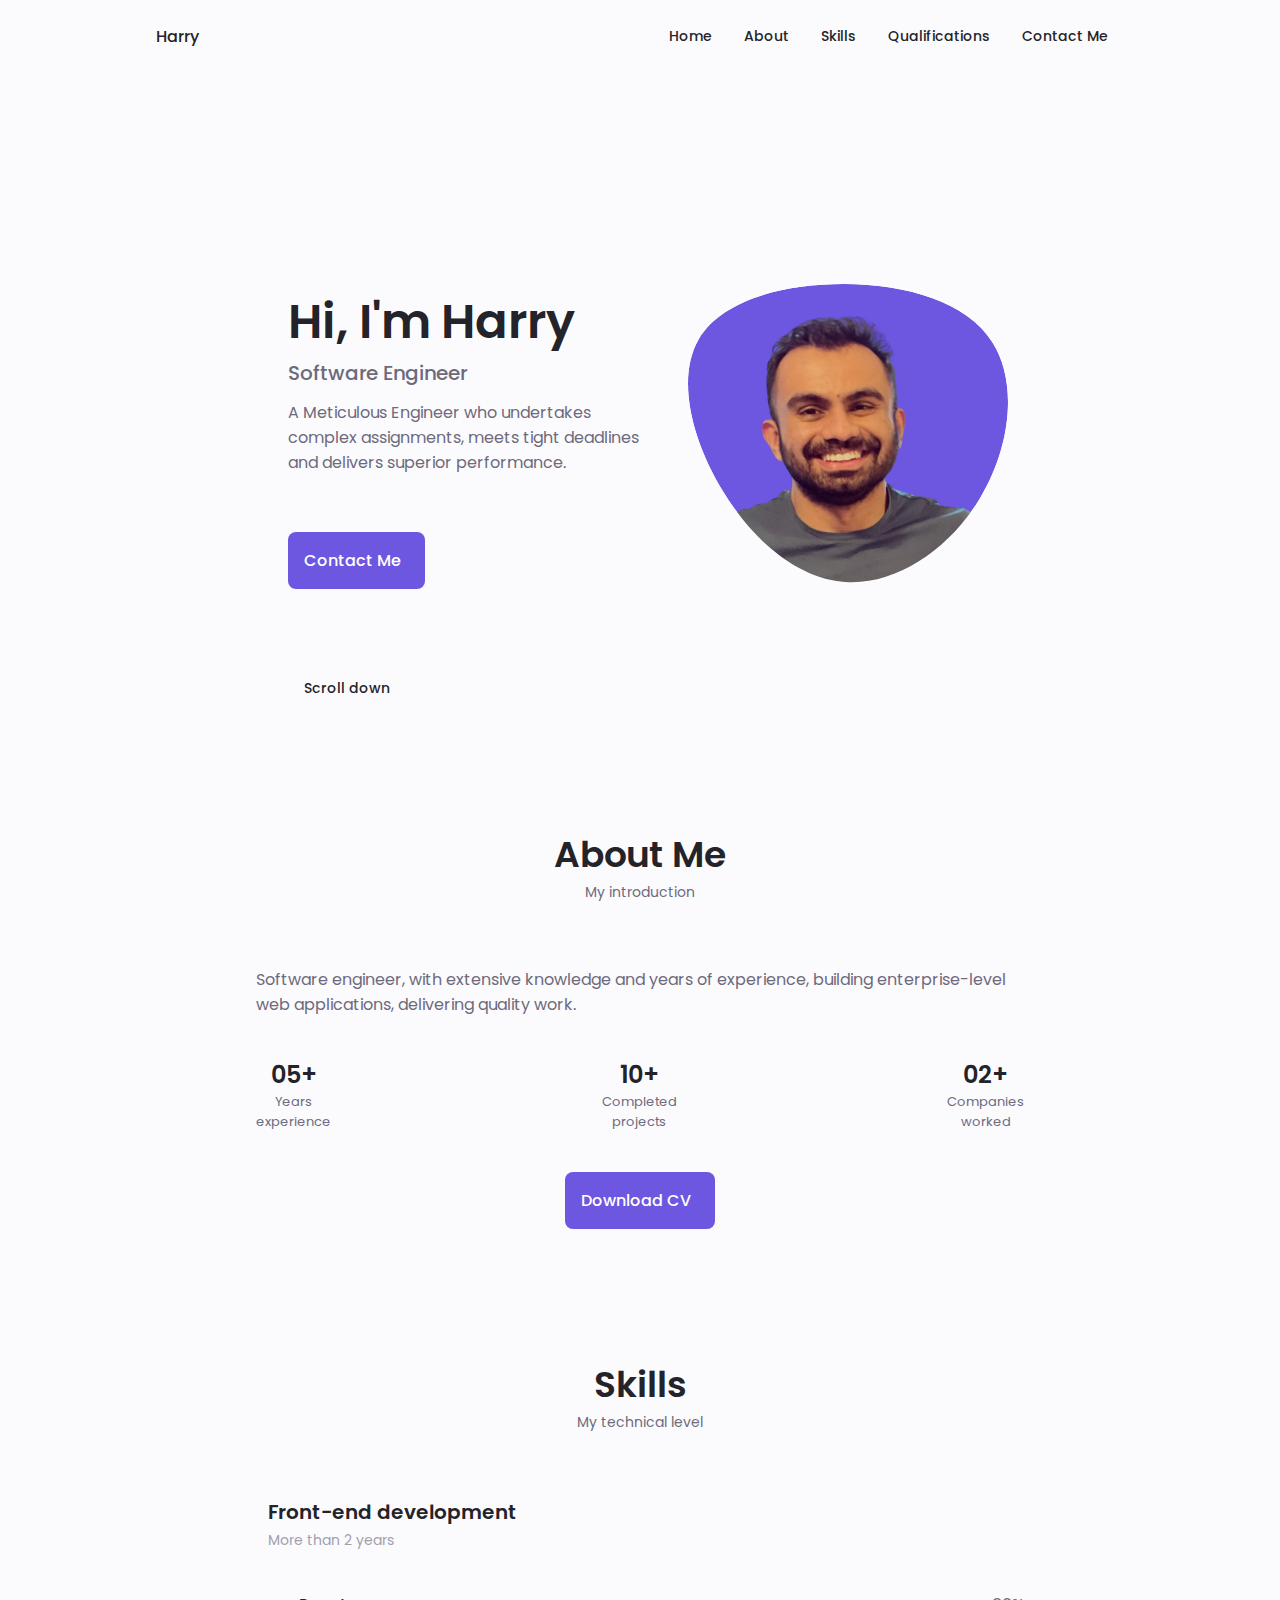
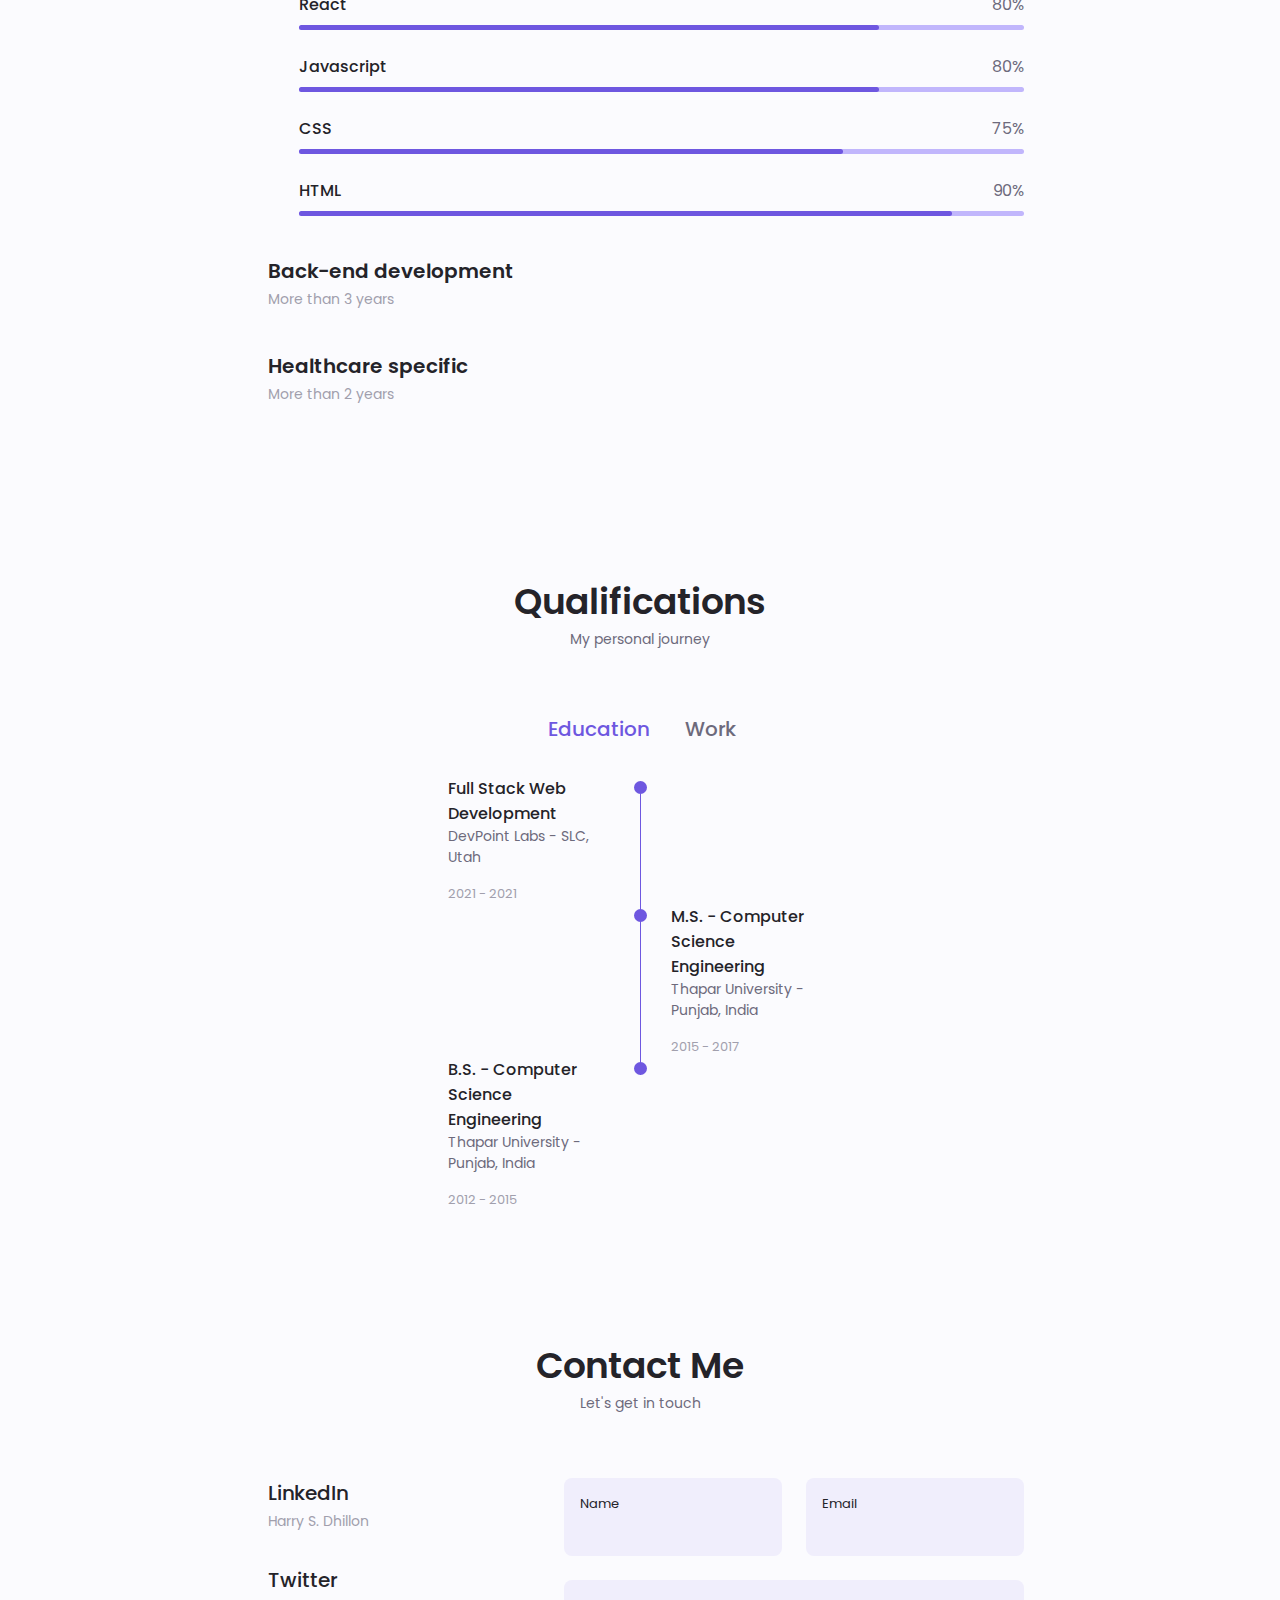
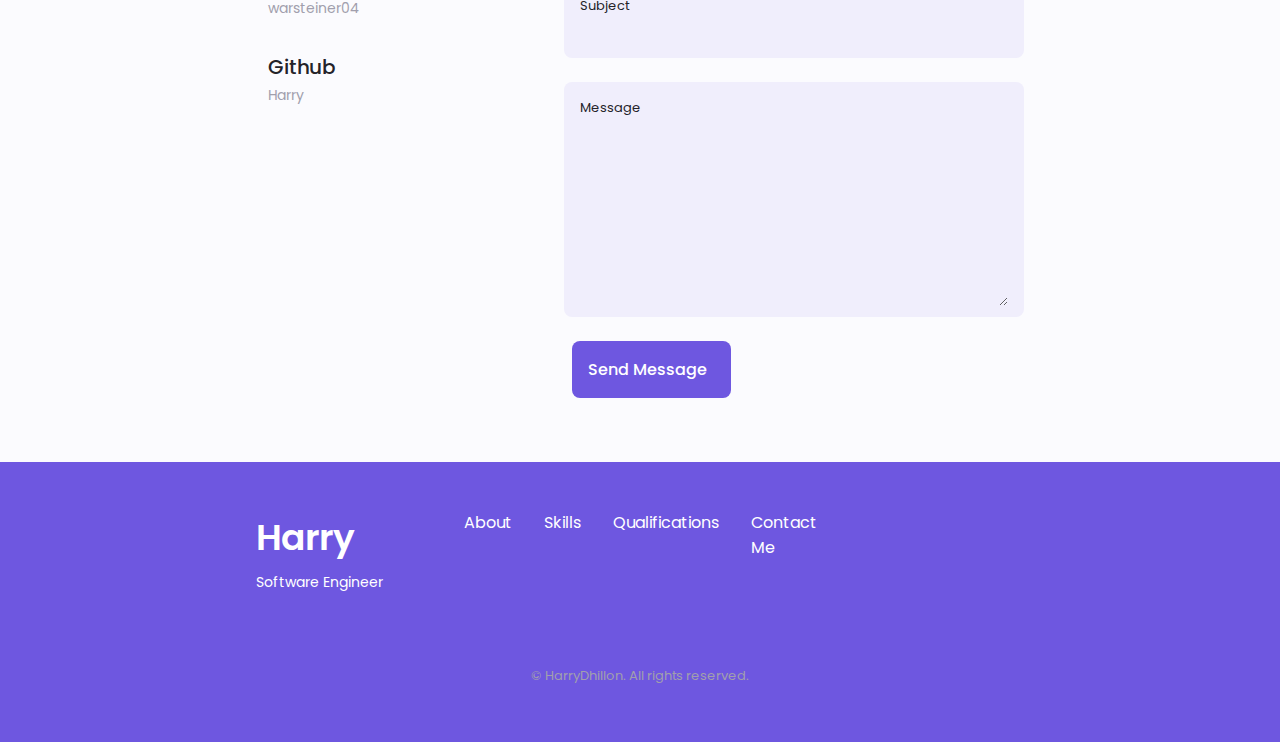
<file: index.html>
<!DOCTYPE html>
<html lang="en">
<head>
    <meta charset="UTF-8">
    <meta content="width=device-width, initial-scale=1.0" name="viewport">

    <!--==================== UNICONS ====================-->
    <link href="https://unicons.iconscout.com/release/v3.0.6/css/line.css" rel="stylesheet">

    <!--==================== SWIPER CSS ====================-->
    <link href="" rel="stylesheet">

    <!--==================== CSS ====================-->
    <link href="assets/css/styles.css" rel="stylesheet">

    <title>Harry Dhillon</title>
    <link rel="icon" href="assets/icons/favicon.ico">
</head>
<body>
<!--==================== HEADER ====================-->
<header class="header" id="header">
    <nav class="nav container">
        <a class="nav__logo" href="#">Harry</a>

        <div class="nav__menu" id="nav-menu">
            <ul class="nav__list grid">
                <li class="nav__item">
                    <a class="nav__link" href="#home">
                        <i class="uil uil-estate nav__icon"></i> Home
                    </a>
                </li>
                <li class="nav__item">
                    <a class="nav__link" href="#about">
                        <i class="uil uil-user nav__icon"></i> About
                    </a>
                </li>
                <li class="nav__item">
                    <a class="nav__link" href="#skills">
                        <i class="uil uil-file-alt nav__icon"></i> Skills
                    </a>
                </li>
                <li class="nav__item">
                    <a class="nav__link" href="#qualification">
                        <i class="uil uil-briefcase-alt nav__icon"></i> Qualifications
                    </a>
                </li>
                <li class="nav__item">
                    <a class="nav__link" href="#contact">
                        <i class="uil uil-message nav__icon"></i> Contact Me
                    </a>
                </li>
            </ul>
            <i class="uil uil-times nav__close" id="nav-close"></i>
        </div>

        <div class="nav__btns">
<!--            Dark Theme Change-->
            <i class="uil uil-moon change-theme" id="theme-button"></i>

            <div class="nav__toggle" id="nav-toggle">
                <i class="uil uil-apps"></i>
            </div>
        </div>
    </nav>
</header>

<!--==================== MAIN ====================-->
<main class="main"><br><br><br><br>
    <!--==================== HOME ====================-->
    <section class="home section" id="home">
        <div class="home__container container grid">
            <div class="home__content grid">
                <div class="home__social">
                    <a class="home__social-icon" href="https://www.linkedin.com/in/harrysdhillon/" target="_blank">
                        <i class="uil uil-linkedin-alt"></i>
                    </a>

                    <a class="home__social-icon" href="https://twitter.com/warsteiner04" target="_blank">
                        <i class="uil uil-twitter-alt"></i>
                    </a>

                    <a class="home__social-icon" href="https://github.com/hary-singh" target="_blank">
                        <i class="uil uil-github-alt"></i>
                    </a>
                </div>

                <div class="home__img">
                    <svg class="home__blob" viewBox="0 0 200 187" xmlns="http://www.w3.org/2000/svg"
                         xmlns:xlink="http://www.w3.org/1999/xlink">
                        <mask id="mask0" mask-type="alpha">
                            <path d="M190.312 36.4879C206.582 62.1187 201.309 102.826 182.328 134.186C163.346 165.547
                            130.807 187.559 100.226 186.353C69.6454 185.297 41.0228 161.023 21.7403 129.362C2.45775
                            97.8511 -7.48481 59.1033 6.67581 34.5279C20.9871 10.1032 59.7028 -0.149132 97.9666
                            0.00163737C136.23 0.303176 174.193 10.857 190.312 36.4879Z"/>
                        </mask>
                        <g mask="url(#mask0)">
                            <path d="M190.312 36.4879C206.582 62.1187 201.309 102.826 182.328 134.186C163.346
                            165.547 130.807 187.559 100.226 186.353C69.6454 185.297 41.0228 161.023 21.7403
                            129.362C2.45775 97.8511 -7.48481 59.1033 6.67581 34.5279C20.9871 10.1032 59.7028
                            -0.149132 97.9666 0.00163737C136.23 0.303176 174.193 10.857 190.312 36.4879Z"/>

                            <image class="home__blob-img" x='25' xlink:href="./assets/img/harry_new.png" y="-30"/>
                        </g>
                    </svg>
                </div>

                <div class="home__data">
                    <h1 class="home__title">Hi, I'm Harry</h1>
                    <h3 class="home__subtitle">Software Engineer</h3>
                    <p class="home__description">
                        A Meticulous Engineer who undertakes complex assignments,
                        meets tight deadlines and delivers superior performance.
                    </p>
                    <br>
                    <a class="button button--flex" href="#contact">
                        Contact Me <i class="uil uil-message button__icon"></i>
                    </a>
                </div>
            </div>

            <div class="home__scroll">
                <a class="home__scroll-button button--flex" href="#about">
                    <i class="uil uil-mouse-alt home__scroll-mouse"></i>
                    <span class="home__scroll-name">Scroll down</span>
                    <i class="uil uil-arrow-down home__scroll-arrow"></i>
                </a>
            </div>
        </div>
    </section>

    <!--==================== ABOUT ====================-->
    <section class="about section" id="about">
        <h2 class="section__title">About Me</h2>
        <span class="section__subtitle">My introduction</span>

        <div class="about__container container grid">
            <div class="about__data">
                <p class="about__description">
                    Software engineer, with extensive knowledge and years of experience, building enterprise-level web applications,
                    delivering quality work.</p>

                <div class="about__info">
                    <div>
                        <span class="about__info-title">05+</span>
                        <span class="about__info-name">Years <br> experience</span>
                    </div>

                    <div>
                        <span class="about__info-title">10+</span>
                        <span class="about__info-name">Completed <br> projects</span>
                    </div>

                    <div>
                        <span class="about__info-title">02+</span>
                        <span class="about__info-name">Companies <br> worked</span>
                    </div>
                </div>

                <div class="about__buttons">
                    <a class="button button--flex" download="" href="assets/pdf/Harry_Dhillon.pdf">
                        Download CV <i class="uil uil-download-alt button__icon"></i>
                    </a>
                </div>
            </div>
        </div>
    </section>

    <!--==================== SKILLS ====================-->
    <section class="skills section" id="skills">
        <h2 class="section__title">Skills</h2>
        <span class="section__subtitle">My technical level</span>

        <div class="skills__container container grid">
            <div>
                <!--==================== SKILL 1 ====================-->
                <div class="skills__content skills__open">
                    <div class="skills__header">
                        <i class="uil uil-brackets-curly skills__icon"></i>

                        <div>
                            <h1 class="skills__title">Front-end development</h1>
                            <span class="skills__subtitle">More than 2 years</span>
                        </div>
                        <i class="uil uil-angle-down skills__arrow"></i>
                    </div>

                    <div class="skills__list grid">
                        <div class="skills__data">
                            <div class="skills__titles">
                                <h3 class="skills__name">React</h3>
                                <span class="skills__number">80%</span>
                            </div>
                            <div class="skills__bar">
                                <span class="skills__percentage skills__react"></span>
                            </div>
                        </div>

                        <div class="skills__data">
                            <div class="skills__titles">
                                <h3 class="skills__name">Javascript</h3>
                                <span class="skills__number">80%</span>
                            </div>
                            <div class="skills__bar">
                                <span class="skills__percentage skills__js"></span>
                            </div>
                        </div>

                        <div class="skills__data">
                            <div class="skills__titles">
                                <h3 class="skills__name">CSS</h3>
                                <span class="skills__number">75%</span>
                            </div>
                            <div class="skills__bar">
                                <span class="skills__percentage skills__css"></span>
                            </div>
                        </div>

                        <div class="skills__data">
                            <div class="skills__titles">
                                <h3 class="skills__name">HTML</h3>
                                <span class="skills__number">90%</span>
                            </div>
                            <div class="skills__bar">
                                <span class="skills__percentage skills__html"></span>
                            </div>
                        </div>

                    </div>
                </div>

                <!--==================== SKILL 2 ====================-->
                <div class="skills__content skills__close">
                    <div class="skills__header">
                        <i class="uil uil-server-network skills__icon"></i>

                        <div>
                            <h1 class="skills__title">Back-end development</h1>
                            <span class="skills__subtitle">More than 3 years</span>
                        </div>
                        <i class="uil uil-angle-down skills__arrow"></i>
                    </div>

                    <div class="skills__list grid">
                        <div class="skills__data">
                            <div class="skills__titles">
                                <h3 class="skills__name">Python</h3>
                                <span class="skills__number">80%</span>
                            </div>
                            <div class="skills__bar">
                                <span class="skills__percentage skills__python"></span>
                            </div>
                        </div>

                        <div class="skills__data">
                            <div class="skills__titles">
                                <h3 class="skills__name">Advanced Java</h3>
                                <span class="skills__number">75%</span>
                            </div>
                            <div class="skills__bar">
                                <span class="skills__percentage skills__java"></span>
                            </div>
                        </div>

                        <div class="skills__data">
                            <div class="skills__titles">
                                <h3 class="skills__name">Ruby</h3>
                                <span class="skills__number">90%</span>
                            </div>
                            <div class="skills__bar">
                                <span class="skills__percentage skills__ruby"></span>
                            </div>
                        </div>

                        <div class="skills__data">
                            <div class="skills__titles">
                                <h3 class="skills__name">Rails</h3>
                                <span class="skills__number">70%</span>
                            </div>
                            <div class="skills__bar">
                                <span class="skills__percentage skills__rails"></span>
                            </div>
                        </div>

                    </div>
                </div>

                <!--==================== SKILL 3 ====================-->
                <div class="skills__content skills__close">
                    <div class="skills__header">
                        <i class="uil uil-hospital skills__icon"></i>

                        <div>
                            <h1 class="skills__title">Healthcare specific</h1>
                            <span class="skills__subtitle">More than 2 years</span>
                        </div>
                        <i class="uil uil-angle-down skills__arrow"></i>
                    </div>

                    <div class="skills__list grid">
                        <div class="skills__data">
                            <div class="skills__titles">
                                <h3 class="skills__name">Mirth Connect</h3>
                                <span class="skills__number">90%</span>
                            </div>
                            <div class="skills__bar">
                                <span class="skills__percentage skills__mirth"></span>
                            </div>
                        </div>

                        <div class="skills__data">
                            <div class="skills__titles">
                                <h3 class="skills__name">Apache Kafka</h3>
                                <span class="skills__number">70%</span>
                            </div>
                            <div class="skills__bar">
                                <span class="skills__percentage skills__kafka"></span>
                            </div>
                        </div>

                        <div class="skills__data">
                            <div class="skills__titles">
                                <h3 class="skills__name">Rabbit MQ</h3>
                                <span class="skills__number">60%</span>
                            </div>
                            <div class="skills__bar">
                                <span class="skills__percentage skills__rabbit"></span>
                            </div>
                        </div>

                    </div>
                </div>

            </div>
        </div>
    </section>

    <!--==================== QUALIFICATION ====================-->
    <section class="qualification section" id="qualification">
        <h2 class="section__title">Qualifications</h2>
        <span class="section__subtitle">My personal journey</span>

        <div class="qualification__container container">
            <div class="qualification__tabs">
                <div class="qualification__button button--flex qualification__active" data-target="#education">
                    <i class="uil uil-graduation-cap qualification__icon"></i>
                    Education
                </div>

                <div class="qualification__button button--flex" data-target="#work">
                    <i class="uil uil-briefcase-alt qualification__icon"></i>
                    Work
                </div>
            </div>

            <div class="qualification__sections">
                <!--==================== QUALIFICATION CONTENT 1====================-->
                <div class="qualification__content qualification__active" data-content id="education">
                    <!--==================== QUALIFICATION 1====================-->
                    <div class="qualification__data">
                        <div>
                            <h3 class="qualification__title">Full Stack Web Development</h3>
                            <span class="qualification__subtitle">DevPoint Labs - SLC, Utah</span>
                            <div class="qualification__calendar">
                                <i class="uil uil-calendar-alt"></i>
                                2021 - 2021
                            </div>
                        </div>

                        <div>
                            <span class="qualification__ronuder"></span>
                            <span class="qualification__line"></span>
                        </div>
                    </div>

                    <!--==================== QUALIFICATION 2====================-->
                    <div class="qualification__data">
                        <div></div>

                        <div>
                            <span class="qualification__ronuder"></span>
                            <span class="qualification__line"></span>
                        </div>

                        <div>
                            <h3 class="qualification__title">M.S. - Computer Science Engineering</h3>
                            <span class="qualification__subtitle">Thapar University - Punjab, India</span>
                            <div class="qualification__calendar">
                                <i class="uil uil-calendar-alt"></i>
                                2015 - 2017
                            </div>
                        </div>
                    </div>

                    <!--==================== QUALIFICATION 3====================-->
                    <div class="qualification__data">

                        <div>
                            <h3 class="qualification__title">B.S. - Computer Science Engineering</h3>
                            <span class="qualification__subtitle">Thapar University - Punjab, India</span>
                            <div class="qualification__calendar">
                                <i class="uil uil-calendar-alt"></i>
                                2012 - 2015
                            </div>
                        </div>

                        <div>
                            <span class="qualification__ronuder"></span>
                            <!--<span class="qualification__line"></span>-->
                        </div>

                        <div></div>
                    </div>
                </div>

                <!--==================== QUALIFICATION CONTENT 2====================-->
                <div class="qualification__content" data-content id="work">
                    <!--==================== QUALIFICATION 1====================-->
                    <div class="qualification__data">
                        <div>
                            <h3 class="qualification__title">Software Engineer</h3>
                            <span class="qualification__subtitle">PointClickCare Inc. - SLC, Utah</span>
                            <div class="qualification__calendar">
                                <i class="uil uil-calendar-alt"></i>
                                2021 - Present
                            </div>
                        </div>

                        <div>
                            <span class="qualification__ronuder"></span>
                            <span class="qualification__line"></span>
                        </div>
                    </div>

                    <!--==================== QUALIFICATION 2====================-->
                    <div class="qualification__data">
                        <div></div>

                        <div>
                            <span class="qualification__ronuder"></span>
                            <span class="qualification__line"></span>
                        </div>

                        <div>
                            <h3 class="qualification__title">Integration Engineer</h3>
                            <span class="qualification__subtitle">PointClickCare Inc. - SLC, Utah</span>
                            <div class="qualification__calendar">
                                <i class="uil uil-calendar-alt"></i>
                                2021 - 2021
                            </div>
                        </div>
                    </div>

                    <!--==================== QUALIFICATION 3====================-->
                    <div class="qualification__data">

                        <div>
                            <h3 class="qualification__title">Desktops Engineer</h3>
                            <span class="qualification__subtitle">Teleperformance - Sandy, Utah</span>
                            <div class="qualification__calendar">
                                <i class="uil uil-calendar-alt"></i>
                                2018 - 2021
                            </div>
                        </div>

                        <div>
                            <span class="qualification__ronuder"></span>
                            <!--<span class="qualification__line"></span>-->
                        </div>

                        <div></div>
                    </div>
                </div>
            </div>
        </div>
    </section>

    <!--==================== SERVICES ====================-->
<!--    <section class="services section" id="services">-->

<!--    </section>-->

    <!--==================== PORTFOLIO ====================-->
<!--    <section class="portfolio section" id="portfolio">-->

<!--    </section>-->

    <!--==================== PROJECT IN MIND ====================-->
<!--    <section class="project section">-->

<!--    </section>-->

    <!--==================== TESTIMONIAL ====================-->
<!--    <section class="testimonial section">-->

<!--    </section>-->

    <!--==================== CONTACT ME ====================-->
    <section class="contact section" id="contact">
        <h2 class="section__title">Contact Me</h2>
        <span class="section__subtitle">Let's get in touch</span>

        <div class="contact__container container grid">
            <div>
                <div class="contact__information">
                    <i class="uil uil-linkedin-alt contact__icon"></i>
                    <div>
                        <a href="https://www.linkedin.com/in/harrysdhillon/" target="_blank">
                            <h3 class="contact__title">LinkedIn</h3>
                            <span class="contact__subtitle">Harry S. Dhillon</span>
                        </a>
                    </div>
                </div>

                <div class="contact__information">
                    <i class="uil uil-twitter-alt contact__icon"></i>
                    <div>
                        <a href="https://twitter.com/warsteiner04" target="_blank">
                            <h3 class="contact__title">Twitter</h3>
                            <span class="contact__subtitle">warsteiner04</span>
                        </a>
                    </div>
                </div>

                <div class="contact__information">
                    <i class="uil uil-github-alt contact__icon"></i>
                    <div>
                        <a href="https://github.com/hary-singh" target="_blank">
                            <h3 class="contact__title">Github</h3>
                            <span class="contact__subtitle">Harry</span>
                        </a>
                    </div>
                </div>
            </div>

            <form class="contact__form grid" action="assets/php/submit.php" method="post" id="contact-form"
            data-netlify="true">
                <div class="contact__inputs grid">
                    <div class="contact__content">
                        <label class="contact__label">Name</label>
                        <label>
                            <input type="text" class="contact__input">
                        </label>
                    </div>
                    <div class="contact__content">
                        <label class="contact__label">Email</label>
                        <label>
                            <input type="email" class="contact__input">
                        </label>
                    </div>
                </div>
                <div class="contact__content">
                    <label class="contact__label">Subject</label>
                    <label>
                        <input type="text" class="contact__input">
                    </label>
                </div>
                <div class="contact__content">
                    <label class="contact__label">Message</label>
                    <label>
                        <textarea cols="0" rows="7" class="contact__input"></textarea>
                    </label>
                </div>

                <div>
                    <button class="button button--flex button__icon contact__button" type="submit">
                        Send Message
                        <i class="uil uil-message button__icon"></i>
                    </button>
                </div>
            </form>
        </div>
    </section>
</main>

<!--==================== FOOTER ====================-->
<footer class="footer">
    <div class="footer__bg">
        <div class="footer__container container grid">
            <div>
                <h1 class="footer__title">Harry</h1>
                <span class="footer__subtitle">Software Engineer</span>
            </div>

            <ul class="footer__links">
                <li>
                    <a href="#about" class="footer__link">About</a>
                </li>
                <li>
                    <a href="#skills" class="footer__link">Skills</a>
                </li>
                <li>
                    <a href="#qualification" class="footer__link">Qualifications</a>
                </li>
                <li>
                    <a href="#contact" class="footer__link">Contact Me</a>
                </li>
            </ul>

            <div class="footer__socials">
                <a href="https://www.linkedin.com/in/harrysdhillon/" class="footer__social" target="_blank">
                    <i class="uil uil-linkedin-alt"></i>
                </a>

                <a href="https://twitter.com/warsteiner04" class="footer__social" target="_blank">
                    <i class="uil uil-twitter-alt"></i>
                </a>

                <a href="https://github.com/hary-singh" class="footer__social" target="_blank">
                    <i class="uil uil-github-alt"></i>
                </a>
            </div>
        </div>

        <p class="footer__copy">&#169; HarryDhillon. All rights reserved.</p>
    </div>
</footer>

<!--==================== SCROLL TOP ====================-->
<a href="#" class="scrollup" id="scroll-up">
    <i class="uil uil-arrow-up scrollup__icon"></i>
</a>

<!--==================== SEND EMAIL ====================-->
<!--<script>-->
<!--    const submitBtn = document.querySelector("#submit-button");-->
<!--    const form = document.querySelector("#contact-form");-->

<!--    submitBtn.addEventListener("click", function(event) {-->
<!--        event.preventDefault();-->

<!--        const formData = new FormData(form);-->

<!--        fetch("submit.php", {-->
<!--            method: "POST",-->
<!--            body: formData-->
<!--        })-->
<!--            .then(response => {-->
<!--                if (response.ok) {-->
<!--                    return response.text();-->
<!--                } else {-->
<!--                    throw new Error("Request failed: " + response.statusText);-->
<!--                }-->
<!--            })-->
<!--            .then(text => {-->
<!--                console.log("Success: " + text);-->
<!--                // show success message to user or redirect to another page-->
<!--            })-->
<!--            .catch(error => {-->
<!--                console.error("Error: " + error);-->
<!--                // show error message to user-->
<!--            });-->
<!--    });-->

<!--</script>-->

<!--==================== SWIPER JS ====================-->
<script src=""></script>

<!--==================== MAIN JS ====================-->
<script src="assets/js/main.js"></script>
</body>
</html>
</file>
<file: assets/css/styles.css>
/*==================== GOOGLE FONTS ====================*/
@import url("https://fonts.googleapis.com/css2?family=Poppins:wght@400;500;600&display=swap");

/*==================== VARIABLES CSS ====================*/
:root {
    --header-height: 3rem;

    /*========== Colors ==========*/
    /* Change favorite color */
    --hue-color: 250; /*Purple 250 - Green 142 - Blue 230 - Pink 340*/

    /* HSL color mode */
    --first-color: hsl(var(--hue-color), 69%, 61%);
    --first-color-second: hsl(var(--hue-color), 69%, 61%);
    --first-color-alt: hsl(var(--hue-color), 57%, 53%);
    --first-color-lighter: hsl(var(--hue-color), 92%, 85%);
    --title-color: hsl(var(--hue-color), 8%, 15%);
    --text-color: hsl(var(--hue-color), 8%, 45%);
    --text-color-light: hsl(var(--hue-color), 8%, 65%);
    --input-color: hsl(var(--hue-color), 70%, 96%);
    --body-color: hsl(var(--hue-color), 60%, 99%);
    --container-color: #fff;
    --scroll-bar-color: hsl(var(--hue-color), 12%, 90%);
    --scroll-thumb-color: hsl(var(--hue-color), 12%, 80%);

    /*========== Font and typography ==========*/
    --body-font: 'Poppins', sans-serif;

    /* .5rem = 8px, 1rem = 16px, 1.5rem = 24px ... */
    --big-font-size: 2rem;
    --h1-font-size: 1.5rem;
    --h2-font-size: 1.25rem;
    --h3-font-size: 1.125rem;
    --normal-font-size: .938rem;
    --small-font-size: .813rem;
    --smaller-font-size: .75rem;

    /*========== Font weight ==========*/
    --font-medium: 500;
    --font-semi-bold: 600;

    /*========== Margenes Bottom ==========*/
    /* .25rem = 4px, .5rem = 8px, .75rem = 12px ... */
    --mb-0-25: .25rem;
    --mb-0-5: .5rem;
    --mb-0-75: .75rem;
    --mb-1: 1rem;
    --mb-1-5: 1.5rem;
    --mb-2: 2rem;
    --mb-2-5: 2.5rem;
    --mb-3: 3rem;

    /*========== z index ==========*/
    --z-tooltip: 10;
    --z-fixed: 100;
    --z-modal: 1000;
}

/* Font size for large devices */
@media screen and (min-width: 968px) {
    :root {
        --big-font-size: 3rem;
        --h1-font-size: 2.25rem;
        --h2-font-size: 1.5rem;
        --h3-font-size: 1.25rem;
        --normal-font-size: 1rem;
        --small-font-size: .875rem;
        --smaller-font-size: .813rem;
    }
}

/*========== Variables Dark theme ==========*/
body.dark-theme{
    /* HSL color mode */

    --first-color-second: hsl(var(--hue-color), 30%, 8%);
    --title-color: hsl(var(--hue-color), 8%, 95%);
    --text-color: hsl(var(--hue-color), 8%, 75%);
    --input-color: hsl(var(--hue-color), 29%, 16%);
    --body-color: hsl(var(--hue-color), 28%, 12%);
    --container-color: hsl(var(--hue-color), 29%, 16%);
    --scroll-bar-color: hsl(var(--hue-color), 12%, 48%);
    --scroll-thumb-color: hsl(var(--hue-color), 12%, 36%);
}

/*========== Button Dark/Light ==========*/
.nav__btns{
    display: flex;
    align-items: center;
}

.change-theme{
    font-size: 1.25rem;
    color: var(--title-color);
    margin-right: var(--mb-1);
    cursor: pointer;
}

.change-theme:hover{
    color: var(--first-color);
}

/*==================== BASE ====================*/
* {
    box-sizing: border-box;
    padding: 0;
    margin: 0;
}

html {
    scroll-behavior: smooth;
}

body {
    margin: 0 0 var(--header-height) 0;
    font-family: var(--body-font);
    font-size: var(--normal-font-size);
    background-color: var(--body-color);
    color: var(--text-color);
}

h1, h2, h3, h4 {
    color: var(--title-color);
    font-weight: var(--font-semi-bold);
}

ul {
    list-style: none;
}

a {
    text-decoration: none;
}

img {
    max-width: 100%;
    height: auto;
}

/*==================== REUSABLE CSS CLASSES ====================*/
.section {
    padding: 2rem 0 4rem;
}

.section__title {
    font-size: var(--h1-font-size);
    color: var(--title-color);
}

.section__subtitle {
    display: block;
    font-size: var(--small-font-size);
    margin-bottom: var(--mb-3);
}

.section__title,
.section__subtitle {
    text-align: center;
}

/*==================== LAYOUT ====================*/
.container {
    max-width: 768px;
    margin-left: var(--mb-1-5);
    margin-right: var(--mb-1-5);
}

.grid {
    display: grid;
    gap: 1.5rem;
}

.header {
    width: 100%;
    position: fixed;
    bottom: 0;
    left: 0;
    z-index: var(--z-fixed);
    background-color: var(--body-color);
}

/*==================== NAV ====================*/
.nav {
    max-width: 968px;
    height: var(--header-height);
    display: flex;
    justify-content: space-between;
    align-items: center;
}

.nav__logo,
.nav__toggle {
    color: var(--title-color);
    font-weight: var(--font-medium);
}

.nav__logo:hover {
    color: var(--first-color);
}

.nav__toggle {
    font-size: 1.1rem;
    cursor: pointer;
}

.nav__toggle:hover {
    color: var(--first-color);
}

@media screen and (max-width: 767px) {
    .nav__menu {
        position: fixed;
        bottom: -100%;
        left: 0;
        width: 100%;
        background-color: var(--body-color);
        padding: 2rem 1.5rem 4rem;
        box-shadow: 0 -1px 4px rgba(0, 0, 0, .15);
        border-radius: 1.5rem 1.5rem 0 0;
        transition: .3s;
    }
}

.nav__list {
    grid-template-columns: repeat(3, 1fr);
    gap: 2rem;
}

.nav__link {
    display: flex;
    flex-direction: column;
    align-items: center;
    font-size: var(--small-font-size);
    color: var(--title-color);
    font-weight: var(--font-medium);
}

.nav__link:hover {
    color: var(--first-color);
}

.nav__icon {
    font-size: 1.2rem;
}

.nav__close {
    position: absolute;
    right: 1.3rem;
    bottom: .5rem;
    font-size: 1.5rem;
    cursor: pointer;
    color: var(--first-color);
}

.nav__close:hover {
    color: var(--first-color-alt);
}

/* show menu */
.show-menu {
    bottom: 0;
}

/* Active link */
.active-link{
    color: var(--first-color);
}

/* Change background header */
.scroll-header{
    box-shadow: 0 -1px 4px rgba(0,0,0,.15);
}

/*==================== HOME ====================*/
.home__container {
    gap: 1rem;
}

.home__content {
    grid-template-columns: .5fr 3fr;
    padding-top: 3.5rem;
    align-items: center;
}

.home__social {
    display: grid;
    grid-template-columns: max-content;
    row-gap: 1rem;
}

.home__social-icon {
    font-size: 1.25rem;
    color: var(--first-color);
}

.home__social-icon:hover {
    color: var(--first-color-alt);
}

.home__blob {
    width: 200px;
    fill: var(--first-color);
}

.home__blob-img {
    width: 170px;
}

.home__data {
    grid-column: 1/3;
}

.home__title {
    font-size: var(--big-font-size);
}

.home__subtitle {
    font-size: var(--h3-font-size);
    color: var(--text-color);
    font-weight: var(--font-medium);
    margin-bottom: var(--mb-0-75);
}

.home__description {
    margin-bottom: var(--mb-2);
}

.home__scroll {
    /*display: none;*/
}

.home__scroll-button {
    color: var(--first-color);
    transition: .3s;
}

.home__scroll-button:hover {
    transform: translateY(.25rem);
}

.home__scroll-mouse {
    font-size: 2rem;
}

.home__scroll-name {
    font-size: var(--small-font-size);
    color: var(--title-color);
    font-weight: var(--font-medium);
    margin-right: var(--mb-0-25);
}

.home__scroll-arrow {
    font-size: 1.25rem;
}

/*==================== BUTTONS ====================*/
.button {
    display: inline-block;
    background-color: var(--first-color);
    color: #FFF;
    padding: 1rem;
    border-radius: .5rem;
    font-weight: var(--font-medium);
}

.button:hover {
    background-color: var(--first-color-alt);
}

.button__icon {
    font-size: 1.25rem;
    margin-left: var(--mb-0-5);
    transition: .3s;
}

.button--flex {
    display: inline-flex;
    align-items: center;
}

/*==================== ABOUT ====================*/
.about__description {
    text-align: center;
    margin-bottom: var(--mb-2-5);
}

.about__info {
    display: flex;
    justify-content: space-evenly;
    margin-bottom: var(--mb-2-5);
}

.about__info-title {
    font-size: var(--h2-font-size);
    font-weight: var(--font-semi-bold);
    color: var(--title-color);
}

.about__info-name {
    font-size: var(--smaller-font-size);
}

.about__info-name,
.about__info-title {
    display: block;
    text-align: center;
}

.about__buttons {
    display: flex;
    justify-content: center;
}

/*==================== SKILLS ====================*/
.skills__container{
    row-gap: 0;
}

.skills__header{
    display: flex;
    align-items: center;
    margin-bottom: var(--mb-2-5);
    cursor: pointer;
}

.skills__arrow,
.skills__icon{
    font-size: 2rem;
    color: var(--first-color);
}

.skills__icon{
    margin-right: var(--mb-0-75);
}

.skills__title{
    font-size: var(--h3-font-size);
}

.skills__subtitle{
    font-size: var(--small-font-size);
    color: var(--text-color-light);
}

.skills__arrow{
    margin-left: auto;
    transition: .4s;
}

.skills__list{
    row-gap: 1.5rem;
    padding-left: 2.7rem;
}

.skills__titles{
    display: flex;
    justify-content: space-between;
    margin-bottom: var(--mb-0-5);
}

.skills__name{
    font-size: var(--normal-font-size);
    font-weight: var(--font-medium);
}

.skills__bar,
.skills__percentage{
    height: 5px;
    border-radius: .25rem;
}

.skills__bar{
    background-color: var(--first-color-lighter);
}

.skills__percentage{
    display: block;
    background-color: var(--first-color);
}

.skills__react{
    width: 80%;
}
.skills__js{
    width: 80%;
}
.skills__css{
    width: 75%;
}
.skills__html{
    width: 90%;
}

.skills__python{
    width: 80%;
}
.skills__java{
    width: 75%;
}
.skills__ruby{
    width: 90%;
}
.skills__rails{
    width: 70%;
}

.skills__kafka{
    width: 70%;
}
.skills__rabbit{
    width: 60%;
}
.skills__mirth{
    width: 90%;
}

.skills__close .skills__list{
    height: 0;
    overflow: hidden;
}

.skills__open .skills__list{
    height: max-content;
    margin-bottom: var(--mb-2-5);
}

.skills__open .skills__arrow{
    transform: rotate(-180deg);
}

/*==================== QUALIFICATION ====================*/
.qualification__tabs{
    display: flex;
    justify-content: space-evenly;
    margin-bottom: var(--mb-2);
}

.qualification__button{
    font-size: var(--h3-font-size);
    font-weight: var(--font-medium);
    cursor: pointer;
}

.qualification__button:hover{
    color: var(--first-color);
}

.qualification__icon{
    font-size: 1.8rem;
    margin-right: var(--mb-0-25);
}

.qualification__data{
    display: grid;
    grid-template-columns: 1fr max-content 1fr;
    column-gap: 1.5rem;
}

.qualification__title{
    font-size: var(--normal-font-size);
    font-weight: var(--font-medium);
}

.qualification__subtitle{
    display: inline-block;
    font-size: var(--small-font-size);
    margin-bottom: var(--mb-1);
}

.qualification__calendar{
    font-size: var(--smaller-font-size);
    color: var(--text-color-light);
}

.qualification__ronuder{
    display: inline-block;
    width: 13px;
    height: 13px;
    background-color: var(--first-color);
    border-radius: 50%;
}

.qualification__line{
    display: block;
    width: 1px;
    height: 100%;
    background-color: var(--first-color);
    transform: translate(6px, -7px);
}

.qualification [data-content]{
    display: none;
}

.qualification__active[data-content]{
    display: block;
}

.qualification__button.qualification__active{
    color: var(--first-color);
}

/*==================== SERVICES ====================*/


/* Active Modal */


/*==================== PORTFOLIO ====================*/


/*==================== PROJECT IN MIND ====================*/


/*==================== TESTIMONIAL ====================*/


/*==================== CONTACT ME ====================*/
.contact__container{
    row-gap: 3rem;
}

.contact__information{
    display: flex;
    margin-bottom: var(--mb-2);
}

.contact__icon{
    font-size: 2rem;
    color: var(--first-color);
    margin-right: var(--mb-0-75);
}

.contact__title{
    font-size: var(--h3-font-size);
    font-weight: var(--font-medium);
}

.contact__subtitle{
    font-size: var(--small-font-size);
    color: var(--text-color-light);
}

.contact__content{
    background-color: var(--input-color);
    border-radius: .5rem;
    padding: .75rem 1rem .25rem;
}

.contact__label{
    font-size: var(--smaller-font-size);
    color: var(--title-color);
}

.contact__input{
    width: 100%;
    background-color: var(--input-color);
    color: var(--text-color);
    font-family: var(--body-font);
    font-size: var(--normal-font-size);
    border: none;
    outline: none;
    padding: .25rem .5rem .5rem 0;
}

.contact__button{
    font-size: var(--normal-font-size);
    font-weight: var(--font-medium);
    font-family: var(--body-font);
    border: none;
    cursor: pointer;
}

/*==================== FOOTER ====================*/
.footer{
    padding-top: 2rem;
}

.footer__container{
    row-gap: 3.5rem;
}

.footer__bg{
    background-color: var(--first-color-second);
    padding: 2rem 0 3rem;
}

.footer__title{
    font-size: var(--h1-font-size);
    margin-bottom: var(--mb-0-25);
}

.footer__subtitle{
    font-size: var(--small-font-size);
}

.footer__links{
    display: flex;
    flex-direction: column;
    row-gap: 1.5rem;
}

.footer__link:hover{
    color: var(--first-color-lighter);
}

.footer__social{
    font-size: 1.25rem;
    margin-right: var(--mb-1-5);
}

.footer__social:hover{
    color: var(--first-color-lighter);
}

.footer__copy{
    font-size: var(--smaller-font-size);
    text-align: center;
    color: var(--text-color-light);
    margin-top: var(--mb-3);
}

.footer__title,
.footer__subtitle,
.footer__link,
.footer__social{
    color: #FFF;
}

/*========== SCROLL UP ==========*/
.scrollup{
    position: fixed;
    right: 1rem;
    bottom: -20%;
    background-color: var(--first-color);
    opacity: .8;
    padding: 0 0.3rem;
    border-radius: .4rem;
    z-index: var(--z-tooltip);
    transition: .4s;
}

.scrollup:hover{
    background-color: var(--first-color-alt);
}

.scrollup__icon{
    font-size: 1.5rem;
    color: #FFF;

}

/* Show scroll */
.show-scroll{
    bottom: 5rem;
}

/*========== SCROLL BAR ==========*/
::-webkit-scrollbar{
    width: .60rem;
    background-color: var(--scroll-bar-color);
    border-radius: .5rem;
}

::-webkit-scrollbar-thumb{
    background-color: var(--scroll-thumb-color);
    border-radius: .5rem;
}

::-webkit-scrollbar-thumb:hover{
    background-color: var(--text-color-light);
}

/*==================== MEDIA QUERIES ====================*/
/* For small devices */
@media screen and (max-width: 350px) {
    .container{
        margin-left: var(--mb-1);
        margin-right: var(--mb-1);
    }

    .nav__menu{
        padding: 2rem .25rem 4rem;
    }
    .nav__list{
        column-gap: 0;
    }

    .home__content{
        grid-template-columns: .25fr 3fr;
    }
    .home__blob{
        width: 180px;
    }

    .skills__title{
        font-size: var(--normal-font-size);
    }

    .qualification__data{
        gap: .5rem;
    }
}

/* For medium devices */
@media screen and (min-width: 568px){
    .home__content{
        grid-template-columns: max-content 1fr 1fr;
    }
    .home__data{
        grid-column: initial;
    }
    .home__img{
        order: 1;
        justify-self: center;
    }

    /*.about__container,*/
    /*.skills__container,*/
    .contact__container,
    .footer__container{
        grid-template-columns: repeat(2, 1fr);
    }

    .qualification__sections{
        display: grid;
        grid-template-columns: .6fr;
        justify-content: center;
    }
}

@media  screen and (min-width: 768px){
    .container{
        margin-left: auto;
        margin-right: auto;
    }

    body{
        margin: 0;
    }

    .section{
        padding: 6rem 0 2rem;
    }
    .section__subtitle{
        margin-bottom: 4rem;
    }

    .header{
        top: 0;
        bottom: initial;
    }

    .header,
    .main,
    .footer__container{
        padding: 0 1rem;
    }

    .nav{
        height: calc(var(--header-height) + 1.5rem);
        column-gap: 1rem;
    }
    .nav__icon,
    .nav__close,
    .nav__toggle{
        display: none;
    }
    .nav__list{
        display: flex;
        column-gap: 2rem;
    }
    .nav__menu{
        margin-left: auto;
    }
    .change-theme{
        margin: 0;
    }

    .home__container{
        row-gap: 5rem;
    }
    .home__content{
        padding-top: 5.5rem;
        column-gap: 2rem;
    }
    .home__blob{
        width: 270px;
    }
    .home__scroll{
        display: block;
    }
    .home__scroll-button{
        margin-left: 3rem;
    }

    .about__container{
        column-gap: 5rem;
    }
    .about__description{
        text-align: initial;
    }
    .about__info{
        justify-content: space-between;
    }
    .about__buttons{
        justify-content: center;
    }

    .qualification__tabs{
        justify-content: center;
    }
    .qualification__button{
        margin: 0 var(--mb-1);
    }
    .qualification__sections{
        grid-template-columns: .5fr;
    }

    .footer__container{
        grid-template-columns: repeat(3, 1fr);
    }
    .footer__bg{
        padding: 3rem 0 3.5rem;
    }
    .footer__links{
        flex-direction: row;
        column-gap: 2rem;
    }
    .footer__socials{
        justify-self: flex-end;
    }
    .footer__copy{
        margin-top: 4.5rem;
    }
}

/* For large devices */
@media screen and (min-width: 1024px){
    .header,
    .main,
    .footer__container{
        padding: 0;
    }

    .home__blob{
        width: 320px;
    }
    .home__social{
        transform: translateX(-6rem);
    }

    .contact__form{
        width: 460px;
    }
    .contact__inputs{
        grid-template-columns: repeat(2, 1fr);
    }
}
</file>
